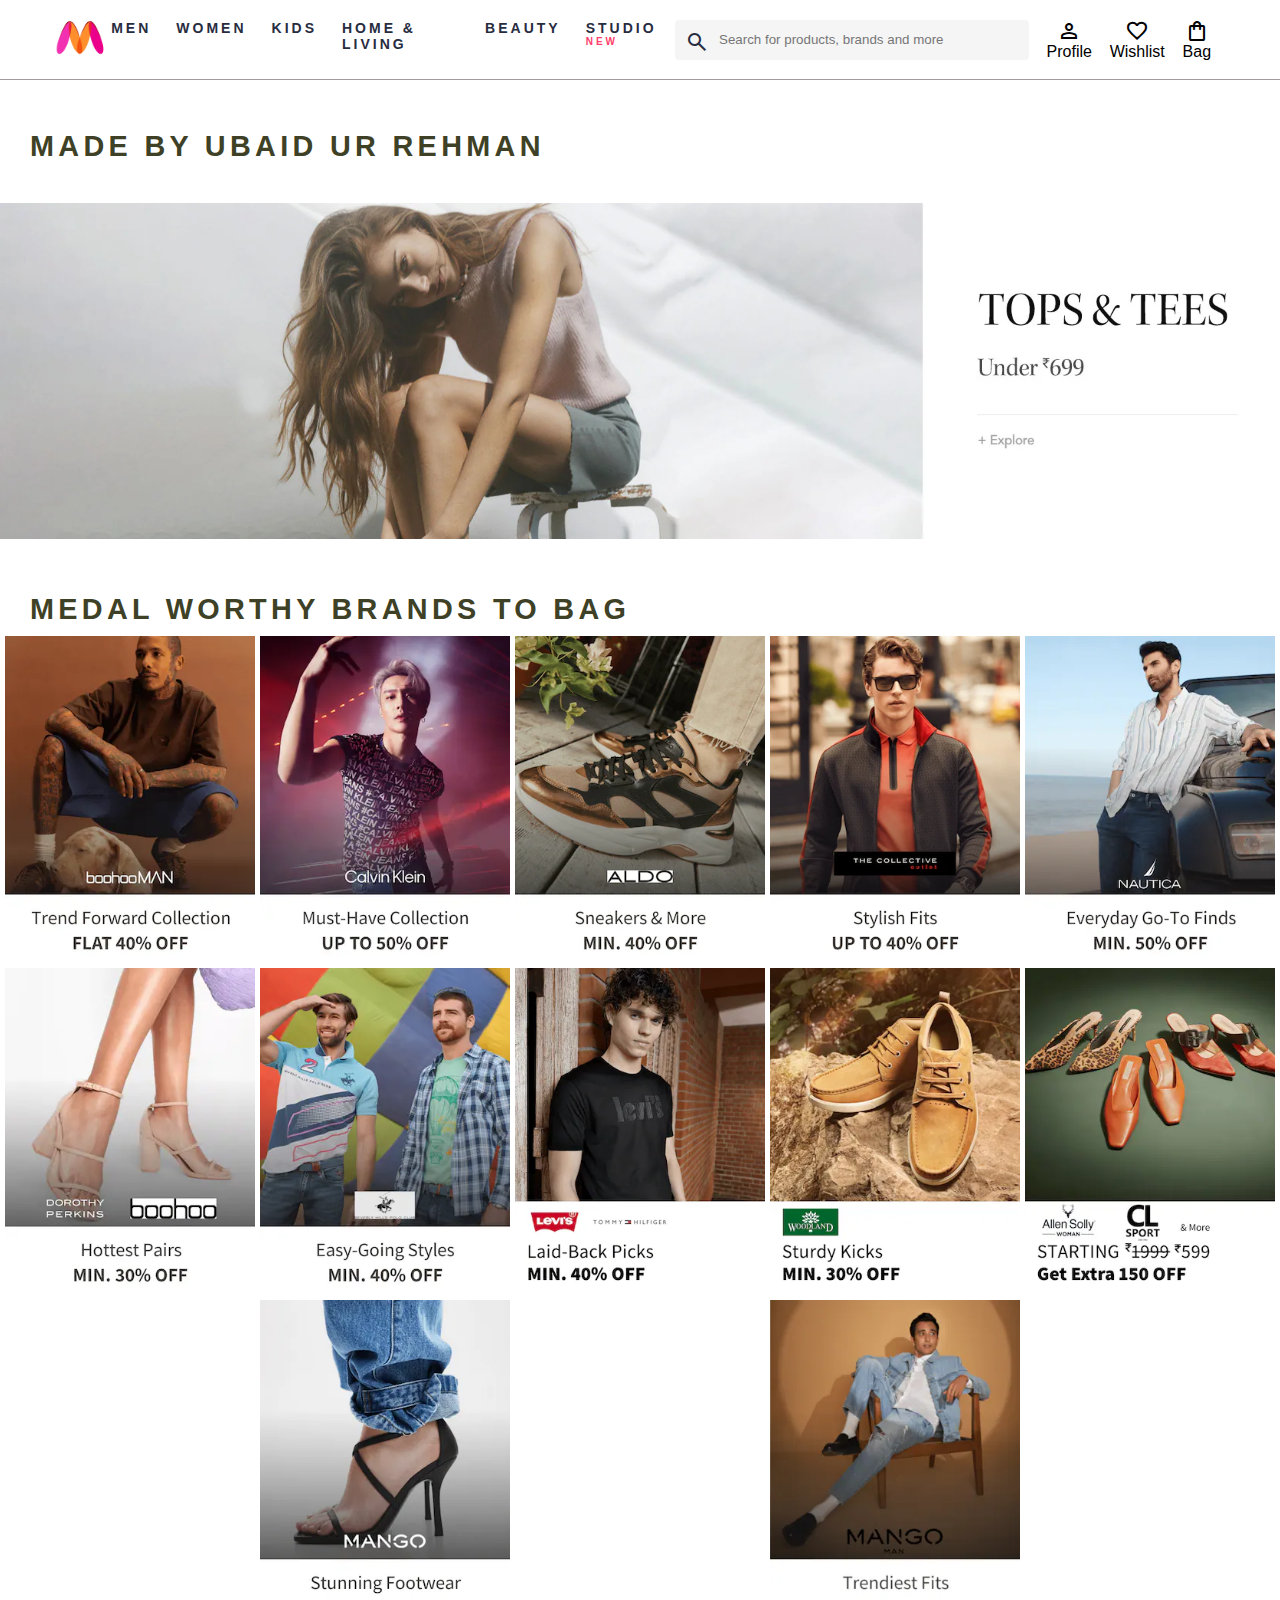
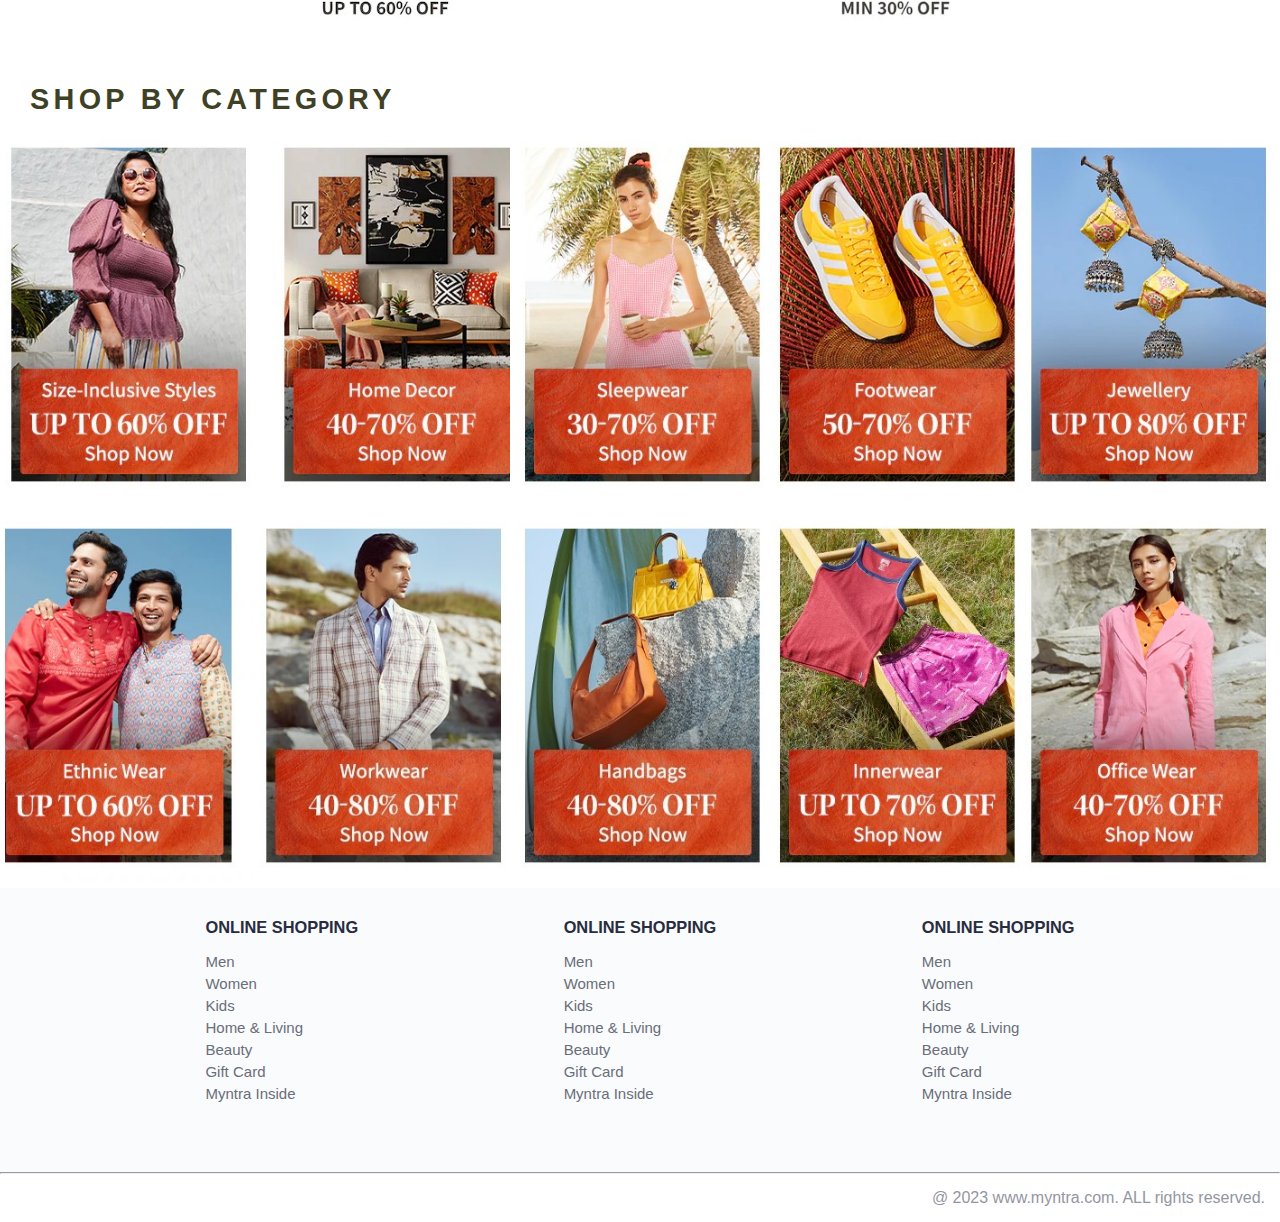
<file: index.html>
<!DOCTYPE html>
<html lang="en">
<head>
    <meta charset="UTF-8">
    <meta name="viewport" content="width=device-width, initial-scale=1.0">
    <meta name="description" content="Myntra Clone - Shop Men, Women, Kids, Beauty, and Home products">
    <title>Myntra Clone</title>
    <link rel="stylesheet" href="index.css">
    <!-- Google Material Symbols -->
    <link rel="stylesheet" href="https://fonts.googleapis.com/css2?family=Material+Symbols+Outlined" />
</head>
<body>
    <header>
        <!-- Logo -->
        <div class="logo_container">
            <a href="#">
                <img class="myntra_home" src="myntra_logo.webp" alt="Myntra Logo">
            </a>
        </div>

        <!-- Navigation -->
        <nav class="nav_bar">
            
                <a href="#">Men</a>
                <a href="#">Women</a>
                <a href="#">Kids</a>
                <a href="#">Home & Living</a>
                <a href="#">Beauty</a>
                <a href="#">Studio <sup>New</sup></a>
            
        </nav>

        <!-- Search Bar -->
        <div class="search_bar">
            <span class="material-symbols-outlined search_icon">search</span>
            <input 
                type="text" 
                class="search_input" 
                placeholder="Search for products, brands and more" 
                aria-label="Search">
        </div>

        <!-- Action Bar -->
        <div class="action_bar">
            <div class="action_container">
                <span class="material-symbols-outlined action_icon">person</span>
                <span class="action_name">Profile</span>
            </div>

            <div class="action_container">
                <span class="material-symbols-outlined action_icon">favorite</span>
                <span class="action_name">Wishlist</span>
            </div>

            <div class="action_container">
                <span class="material-symbols-outlined action_icon">shopping_bag</span>
                <span class="action_name">Bag</span>
            </div>
        </div>
    </header>

    <!-- Main Content -->
    <main>
        
        <div class="category_heading">made by ubaid ur rehman</div>
        <div class="banner_container">
            <img class="banner_image" src="banner.jpg" alt="Main Banner">
        </div>
        
        <div class="category_heading">medal worthy brands to bag</div>
        <div class="category_items">
            <!-- category items will go here -->
             <a href="#"><img class="sale_items" src="offer/1.png"></a>
             <a href="#"><img class="sale_items" src="offer/2.png"></a>
             <a href="#"><img class="sale_items" src="offer/3.png"></a>
             <a href="#"><img class="sale_items" src="offer/4.png"></a>
             <a href="#"><img class="sale_items" src="offer/5.png"></a>
             <a href="#"><img class="sale_items" src="offer/6.png"></a>
             <a href="#"><img class="sale_items" src="offer/7.png"></a>
             <a href="#"><img class="sale_items" src="offer/8.png"></a>
             <a href="#"><img class="sale_items" src="offer/9.png"></a>
             <a href="#"><img class="sale_items" src="offer/10.png"></a>
             <a href="#"><img class="sale_items" src="offer/11.png"></a>
             <a href="#"><img class="sale_items" src="offer/12.png"></a>
        </div>

        <div class="category_heading">shop by category</div>
        <div class="category_items">
            <!-- category items will go here -->
             <a href="#"><img class="sale_items" src="categories/1.jpg"></a>
             <a href="#"><img class="sale_items" src="categories/2.jpg"></a>
             <a href="#"><img class="sale_items" src="categories/3.jpg"></a>
             <a href="#"><img class="sale_items" src="categories/4.jpg"></a>
             <a href="#"><img class="sale_items" src="categories/5.jpg"></a>
             <a href="#"><img class="sale_items" src="categories/6.jpg"></a>
             <a href="#"><img class="sale_items" src="categories/7.jpg"></a>
             <a href="#"><img class="sale_items" src="categories/8.jpg"></a>
             <a href="#"><img class="sale_items" src="categories/9.jpg"></a>
             <a href="#"><img class="sale_items" src="categories/10.jpg"></a>
        </div>
    </main>

    <!-- Footer -->
    <footer>
        <div class="footer_container">
            <div class="footer_column">
                <h3>ONLINE SHOPPING</h3><br>
                
                <a href="#">Men</a>
                <a href="#">Women</a>
                <a href="#">Kids</a>
                <a href="#">Home & Living</a>
                <a href="#">Beauty</a>
                <a href="#">Gift Card</a>
                <a href="#">Myntra Inside</a>
            </div>

            <div class="footer_column">
                <h3>ONLINE SHOPPING</h3><br>
                
                <a href="#">Men</a>
                <a href="#">Women</a>
                <a href="#">Kids</a>
                <a href="#">Home & Living</a>
                <a href="#">Beauty</a>
                <a href="#">Gift Card</a>
                <a href="#">Myntra Inside</a>
            </div>

            <div class="footer_column">
                <h3>ONLINE SHOPPING</h3><br>
                
                <a href="#">Men</a>
                <a href="#">Women</a>
                <a href="#">Kids</a>
                <a href="#">Home & Living</a>
                <a href="#">Beauty</a>
                <a href="#">Gift Card</a>
                <a href="#">Myntra Inside</a>
            </div>
        </div>
        <hr>
        <div class="copyright">
            @ 2023 www.myntra.com. ALL rights reserved.
        </div>
    </footer>
</body>
</html>
</file>
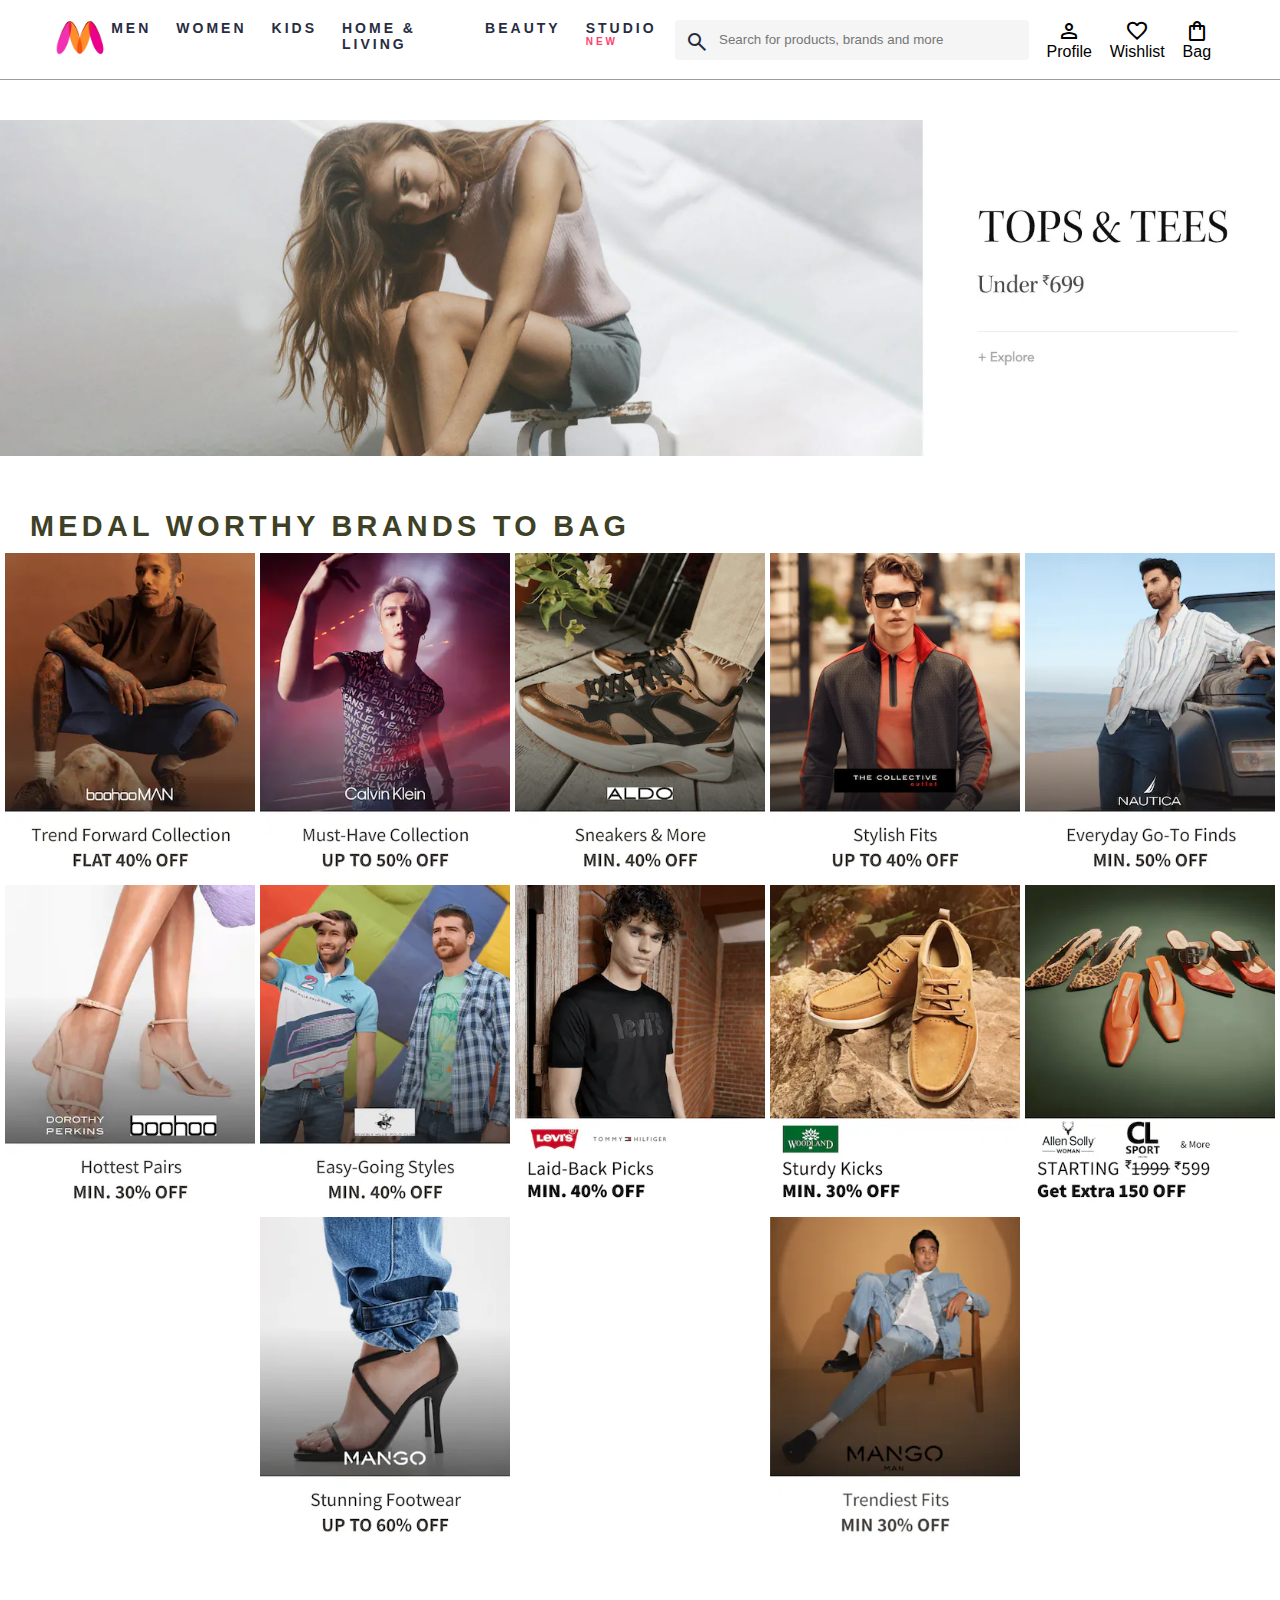
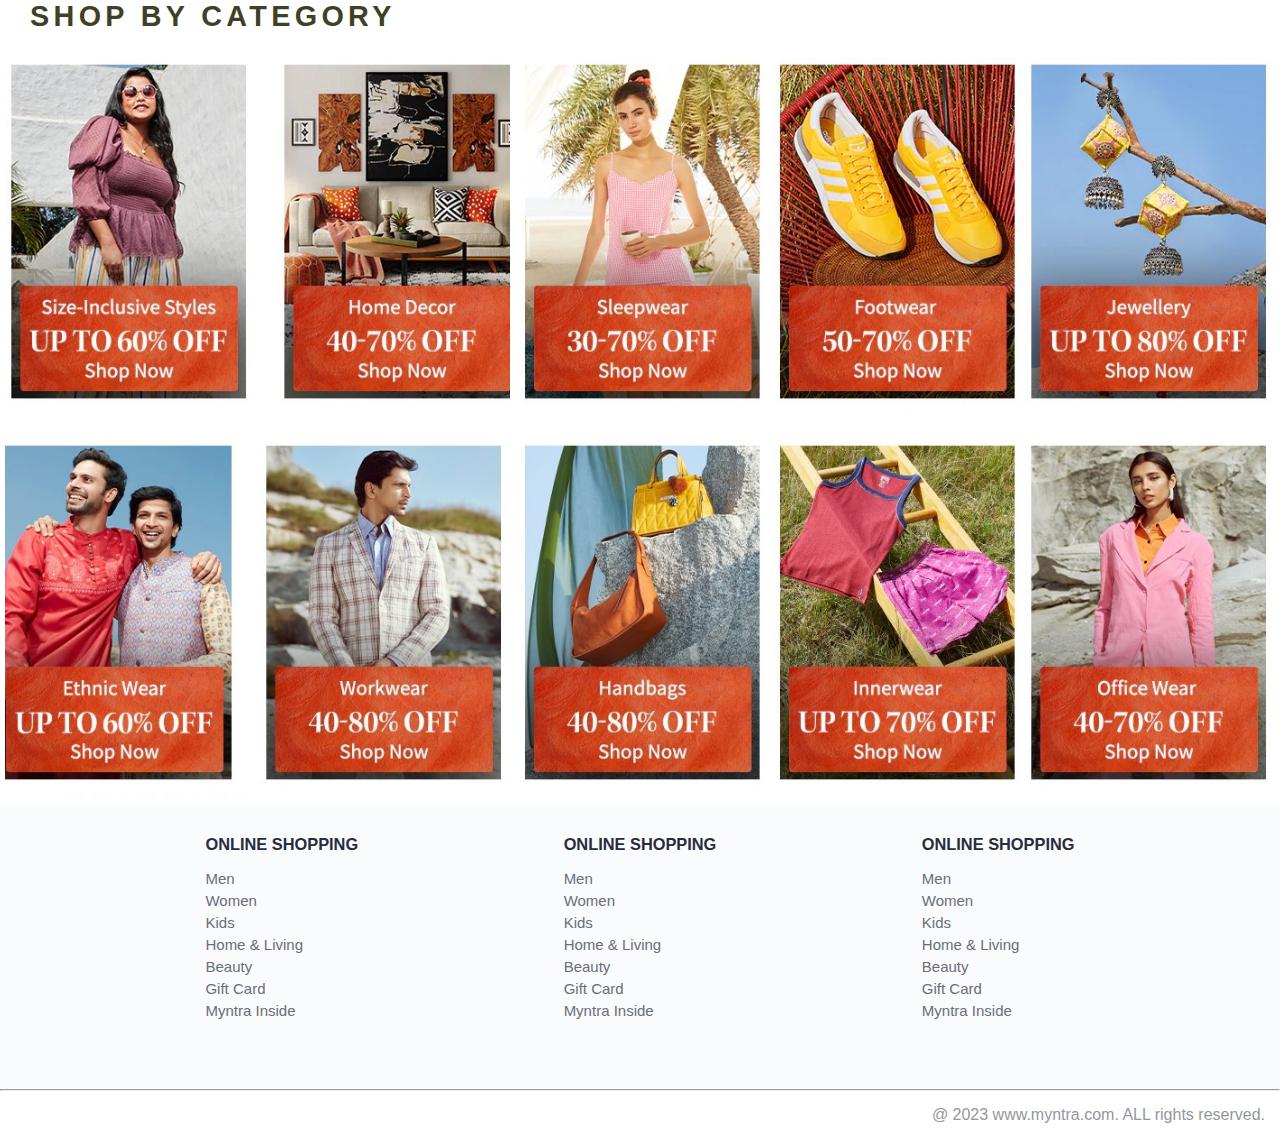
<file: Practise/index.html>
<!DOCTYPE html>
<html lang="en">
<head>
    <meta charset="UTF-8">
    <meta name="viewport" content="width=device-width, initial-scale=1.0">
    <meta name="description" content="Myntra Clone - Shop Men, Women, Kids, Beauty, and Home products">
    <title>Myntra Clone</title>
    <link rel="stylesheet" href="index.css">
    <!-- Google Material Symbols -->
    <link rel="stylesheet" href="https://fonts.googleapis.com/css2?family=Material+Symbols+Outlined" />
</head>
<body>
    <header>
        <!-- Logo -->
        <div class="logo_container">
            <a href="#">
                <img class="myntra_home" src="myntra_logo.webp" alt="Myntra Logo">
            </a>
        </div>

        <!-- Navigation -->
        <nav class="nav_bar">
            
                <a href="#">Men</a>
                <a href="#">Women</a>
                <a href="#">Kids</a>
                <a href="#">Home & Living</a>
                <a href="#">Beauty</a>
                <a href="#">Studio <sup>New</sup></a>
            
        </nav>

        <!-- Search Bar -->
        <div class="search_bar">
            <span class="material-symbols-outlined search_icon">search</span>
            <input 
                type="text" 
                class="search_input" 
                placeholder="Search for products, brands and more" 
                aria-label="Search">
        </div>

        <!-- Action Bar -->
        <div class="action_bar">
            <div class="action_container">
                <span class="material-symbols-outlined action_icon">person</span>
                <span class="action_name">Profile</span>
            </div>

            <div class="action_container">
                <span class="material-symbols-outlined action_icon">favorite</span>
                <span class="action_name">Wishlist</span>
            </div>

            <div class="action_container">
                <span class="material-symbols-outlined action_icon">shopping_bag</span>
                <span class="action_name">Bag</span>
            </div>
        </div>
    </header>

    <!-- Main Content -->
    <main>
        <div class="banner_container">
            <img class="banner_image" src="banner.jpg" alt="Main Banner">
        </div>
        
        <div class="category_heading">medal worthy brands to bag</div>
        <div class="category_items">
            <!-- category items will go here -->
             <a href="#"><img class="sale_items" src="offer/1.png"></a>
             <a href="#"><img class="sale_items" src="offer/2.png"></a>
             <a href="#"><img class="sale_items" src="offer/3.png"></a>
             <a href="#"><img class="sale_items" src="offer/4.png"></a>
             <a href="#"><img class="sale_items" src="offer/5.png"></a>
             <a href="#"><img class="sale_items" src="offer/6.png"></a>
             <a href="#"><img class="sale_items" src="offer/7.png"></a>
             <a href="#"><img class="sale_items" src="offer/8.png"></a>
             <a href="#"><img class="sale_items" src="offer/9.png"></a>
             <a href="#"><img class="sale_items" src="offer/10.png"></a>
             <a href="#"><img class="sale_items" src="offer/11.png"></a>
             <a href="#"><img class="sale_items" src="offer/12.png"></a>
        </div>

        <div class="category_heading">shop by category</div>
        <div class="category_items">
            <!-- category items will go here -->
             <a href="#"><img class="sale_items" src="categories/1.jpg"></a>
             <a href="#"><img class="sale_items" src="categories/2.jpg"></a>
             <a href="#"><img class="sale_items" src="categories/3.jpg"></a>
             <a href="#"><img class="sale_items" src="categories/4.jpg"></a>
             <a href="#"><img class="sale_items" src="categories/5.jpg"></a>
             <a href="#"><img class="sale_items" src="categories/6.jpg"></a>
             <a href="#"><img class="sale_items" src="categories/7.jpg"></a>
             <a href="#"><img class="sale_items" src="categories/8.jpg"></a>
             <a href="#"><img class="sale_items" src="categories/9.jpg"></a>
             <a href="#"><img class="sale_items" src="categories/10.jpg"></a>
        </div>
    </main>

    <!-- Footer -->
    <footer>
        <div class="footer_container">
            <div class="footer_column">
                <h3>ONLINE SHOPPING</h3><br>
                
                <a href="#">Men</a>
                <a href="#">Women</a>
                <a href="#">Kids</a>
                <a href="#">Home & Living</a>
                <a href="#">Beauty</a>
                <a href="#">Gift Card</a>
                <a href="#">Myntra Inside</a>
            </div>

            <div class="footer_column">
                <h3>ONLINE SHOPPING</h3><br>
                
                <a href="#">Men</a>
                <a href="#">Women</a>
                <a href="#">Kids</a>
                <a href="#">Home & Living</a>
                <a href="#">Beauty</a>
                <a href="#">Gift Card</a>
                <a href="#">Myntra Inside</a>
            </div>

            <div class="footer_column">
                <h3>ONLINE SHOPPING</h3><br>
                
                <a href="#">Men</a>
                <a href="#">Women</a>
                <a href="#">Kids</a>
                <a href="#">Home & Living</a>
                <a href="#">Beauty</a>
                <a href="#">Gift Card</a>
                <a href="#">Myntra Inside</a>
            </div>
        </div>
        <hr>
        <div class="copyright">
            @ 2023 www.myntra.com. ALL rights reserved.
        </div>
    </footer>
</body>
</html>
</file>
<file: index.css>
* {margin: 0; padding: 0;    
     font-family: Assistant, -apple-system, BlinkMacSystemFont, Segoe UI, Roboto, Helvetica, Arial, sans-serif;
    box-sizing: border-box;
    }
header {
    display: flex;
    background-color: white;
    height: 80px;
    justify-content: space-between;
    align-items: center;
    border-bottom: 1px solid #a19b9b;
}
.myntra_home {
    height: 45px;
}
.logo_container {
    margin-left: 4%;
}
.action_bar {
    margin-right: 4%;
}

.nav_bar {
  display: flex;
  gap: 25px;  /* this adds space between each nav link */
  min-width: 500px;
  justify-content: space-evenly;
}

.nav_bar a {
    font-size: 14px;
    letter-spacing: 3px;
    color: #282c3f;
    font-weight: 700;
    text-transform: uppercase;
    text-decoration: none;
    padding: 27px 0px;
    border-bottom: 5px solid #ffffff;
}

.nav_bar a:hover {
    border-bottom: 5px solid #f54e77;
}

.nav_bar a sup {
    color: #ff3f6c;
    font-size: 10px;
}



.search_bar {
    height: 40px;
    min-width: 200px;
    width: 30%;
    display: flex;
}
.search_icon {
    box-sizing: content-box;
    height: 20px;
    padding: 10px;
    background-color: #f5f5f6;
    color: #282c3f;
    font-weight: 300;
    border-radius: 4px 0px 0px 4px;
}
.search_input {
    color: #696e79;
    background-color: #f5f5f6;
    flex-grow: 1;
    align-items: center;
    height: 40px;
    border: 0;
    border-radius: 0px 4px 4px 0px;
}
.action_bar {
    display: flex;
    min-width: 200px;
    justify-content: space-evenly;
}

.action_container {
    display: flex;
    flex-direction: column;
    align-items: center;
}

/*Main section*/

.banner_container {
    margin: 40px 0px;
}
.banner_image {
    width: 100%;

}
.category_heading {
    text-transform: uppercase;
    color: #3e4125;
    letter-spacing: .15em;
    font-size: 1.8em;
    margin: 50px 0px 10px 30px;
    max-height: 5em;
    font-weight: 700;
}
.category_items {
    display: flex;
    flex-wrap: wrap;
    justify-content: space-evenly;
}
.sale_items {
    width: 250px;
}

.footer_container {
    padding: 30px 0px 40px 0px;
    background: #fafbfc;
    display: flex;
    justify-content: space-evenly;
}

.footer_column {
    display: flex;
    flex-direction: column;  /* ✅ */

}
.footer_column {
    color: #282c3f;
    font-size: 14px;
    margin-bottom: 25px;

}
.footer_column a {
    color: #696e79;
    font-size: 15px;
    text-decoration: none;
    padding-bottom: 5px;
}
.copyright {
    color: #94969f;
    text-align: end;
    padding: 15px;
}
</file>
<file: Practise/index.css>
* {margin: 0; padding: 0;    
     font-family: Assistant, -apple-system, BlinkMacSystemFont, Segoe UI, Roboto, Helvetica, Arial, sans-serif;
    box-sizing: border-box;
    }
header {
    display: flex;
    background-color: white;
    height: 80px;
    justify-content: space-between;
    align-items: center;
    border-bottom: 1px solid #a19b9b;
}
.myntra_home {
    height: 45px;
}
.logo_container {
    margin-left: 4%;
}
.action_bar {
    margin-right: 4%;
}

.nav_bar {
  display: flex;
  gap: 25px;  /* this adds space between each nav link */
  min-width: 500px;
  justify-content: space-evenly;
}

.nav_bar a {
    font-size: 14px;
    letter-spacing: 3px;
    color: #282c3f;
    font-weight: 700;
    text-transform: uppercase;
    text-decoration: none;
    padding: 27px 0px;
    border-bottom: 5px solid #ffffff;
}

.nav_bar a:hover {
    border-bottom: 5px solid #f54e77;
}

.nav_bar a sup {
    color: #ff3f6c;
    font-size: 10px;
}



.search_bar {
    height: 40px;
    min-width: 200px;
    width: 30%;
    display: flex;
}
.search_icon {
    box-sizing: content-box;
    height: 20px;
    padding: 10px;
    background-color: #f5f5f6;
    color: #282c3f;
    font-weight: 300;
    border-radius: 4px 0px 0px 4px;
}
.search_input {
    color: #696e79;
    background-color: #f5f5f6;
    flex-grow: 1;
    align-items: center;
    height: 40px;
    border: 0;
    border-radius: 0px 4px 4px 0px;
}
.action_bar {
    display: flex;
    min-width: 200px;
    justify-content: space-evenly;
}

.action_container {
    display: flex;
    flex-direction: column;
    align-items: center;
}

/*Main section*/

.banner_container {
    margin: 40px 0px;
}
.banner_image {
    width: 100%;

}
.category_heading {
    text-transform: uppercase;
    color: #3e4125;
    letter-spacing: .15em;
    font-size: 1.8em;
    margin: 50px 0px 10px 30px;
    max-height: 5em;
    font-weight: 700;
}
.category_items {
    display: flex;
    flex-wrap: wrap;
    justify-content: space-evenly;
}
.sale_items {
    width: 250px;
}

.footer_container {
    padding: 30px 0px 40px 0px;
    background: #fafbfc;
    display: flex;
    justify-content: space-evenly;
}

.footer_column {
    display: flex;
    flex-direction: column;  /* ✅ */

}
.footer_column {
    color: #282c3f;
    font-size: 14px;
    margin-bottom: 25px;

}
.footer_column a {
    color: #696e79;
    font-size: 15px;
    text-decoration: none;
    padding-bottom: 5px;
}
.copyright {
    color: #94969f;
    text-align: end;
    padding: 15px;
}
</file>
